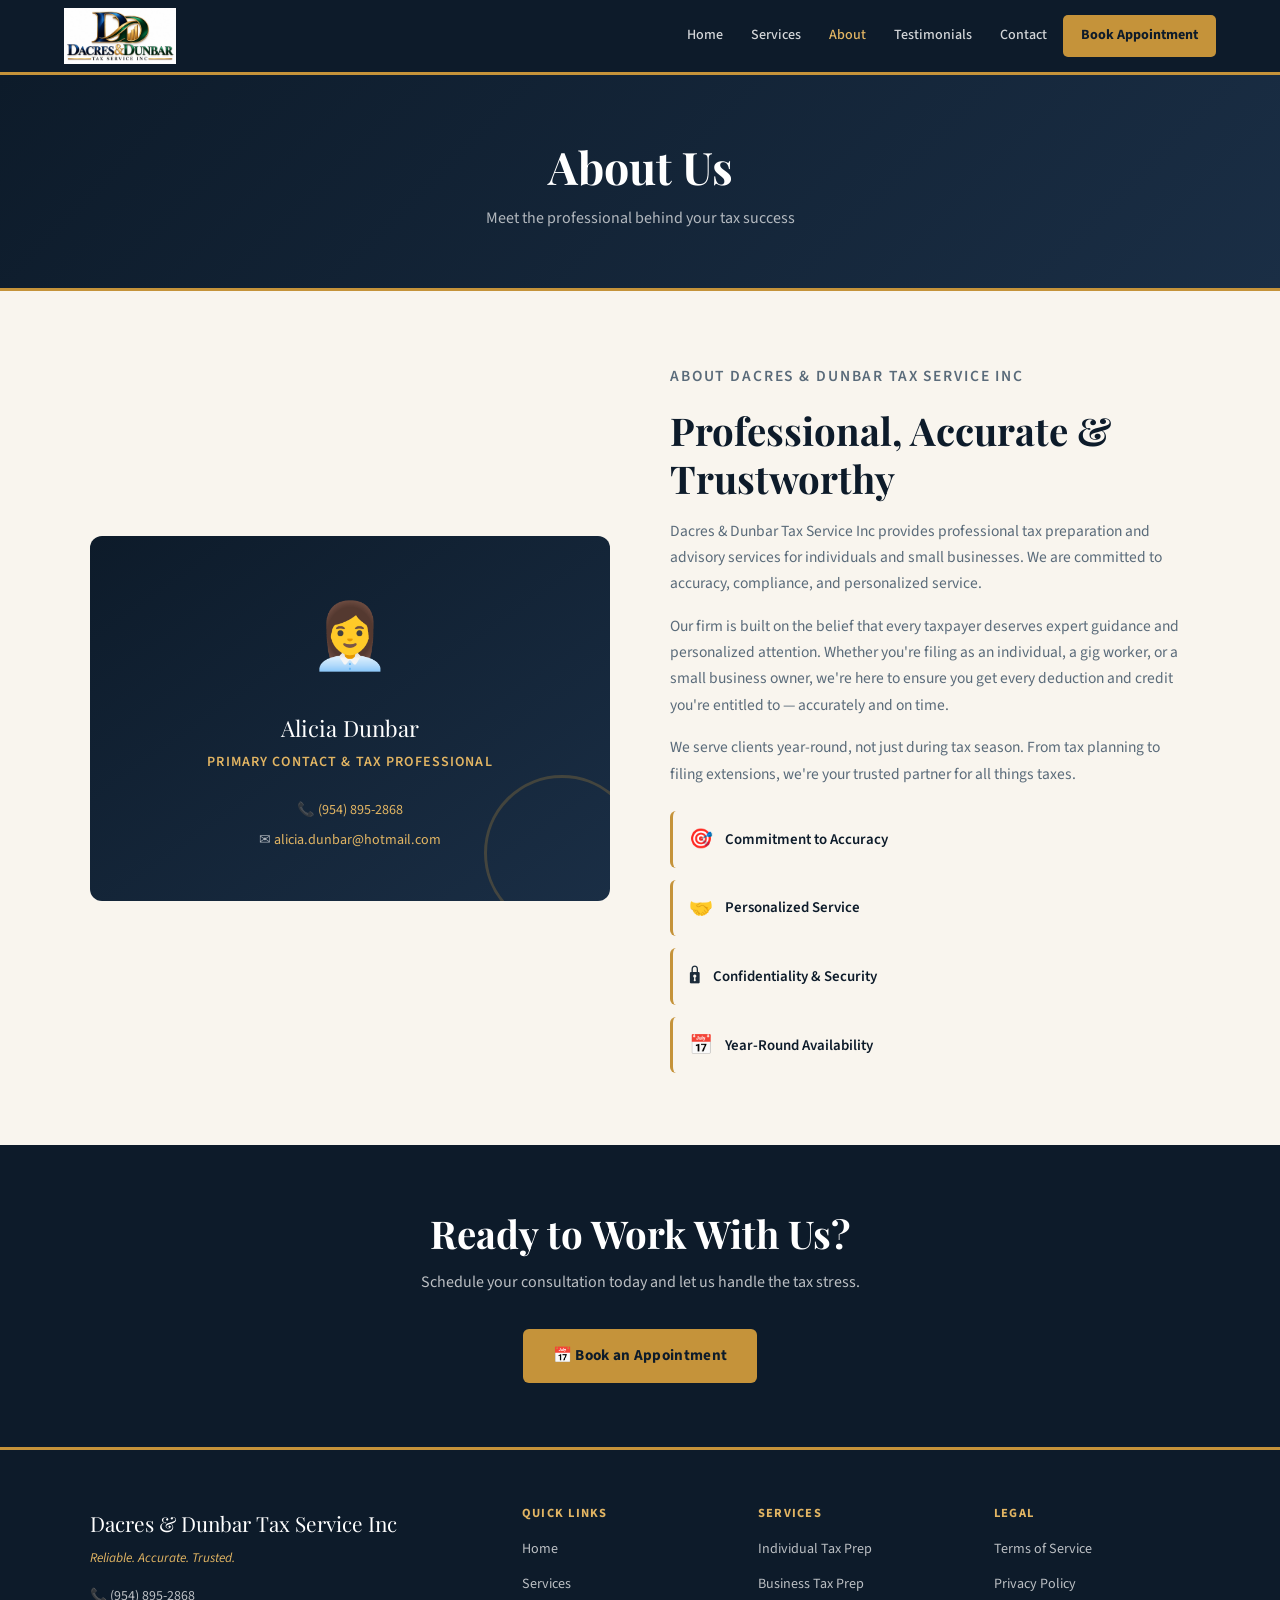
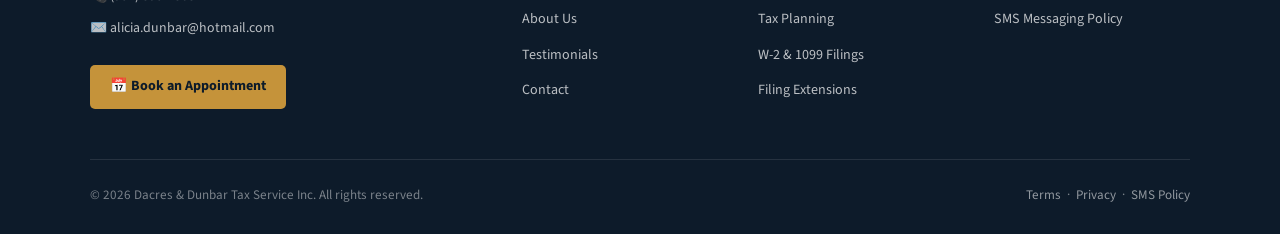
<file: about.html>
<!DOCTYPE html>
<html lang="en">
<head>
<meta charset="UTF-8">
<meta name="viewport" content="width=device-width, initial-scale=1.0">
<title>About | Dacres &amp; Dunbar Tax Service Inc</title>
<meta name="description" content="Learn about Dacres &amp; Dunbar Tax Service Inc and Alicia Dunbar, your trusted tax professional.">
<link rel="icon" type="image/x-icon" href="favicon.ico">
<link rel="icon" type="image/png" sizes="32x32" href="favicon-32.png">
<link rel="apple-touch-icon" sizes="180x180" href="favicon-180.png">
<link rel="stylesheet" href="style.css">
</head>
<body data-page="about">
<div id="header-slot"></div>

<div class="page-hero">
  <h1>About Us</h1>
  <p>Meet the professional behind your tax success</p>
</div>

<section>
  <div class="section-inner">
    <div class="about-layout">
      <div class="about-img-block">
        <div class="about-avatar">&#128105;&#8205;&#128188;</div>
        <div class="about-name">Alicia Dunbar</div>
        <div class="about-title">Primary Contact &amp; Tax Professional</div>
        <div style="margin-top:24px;font-size:0.88rem;color:rgba(255,255,255,0.65);">
          <div style="margin-bottom:6px;">&#128222; <a href="tel:9548952868" style="color:#E2B563;text-decoration:none;">(954) 895-2868</a></div>
          <div>&#9993; <a href="mailto:alicia.dunbar&#64;hotmail.com" style="color:#E2B563;text-decoration:none;">alicia.dunbar&#64;hotmail.com</a></div>
        </div>
      </div>
      <div class="about-text">
        <p class="section-label">About Dacres &amp; Dunbar Tax Service Inc</p>
        <h2 class="section-title">Professional, Accurate &amp; Trustworthy</h2>
        <p>Dacres &amp; Dunbar Tax Service Inc provides professional tax preparation and advisory services for individuals and small businesses. We are committed to accuracy, compliance, and personalized service.</p>
        <p>Our firm is built on the belief that every taxpayer deserves expert guidance and personalized attention. Whether you're filing as an individual, a gig worker, or a small business owner, we're here to ensure you get every deduction and credit you're entitled to — accurately and on time.</p>
        <p>We serve clients year-round, not just during tax season. From tax planning to filing extensions, we're your trusted partner for all things taxes.</p>
        <div class="values-list">
          <div class="value-item"><span class="value-icon">&#127919;</span><span class="value-text">Commitment to Accuracy</span></div>
          <div class="value-item"><span class="value-icon">&#129309;</span><span class="value-text">Personalized Service</span></div>
          <div class="value-item"><span class="value-icon">&#128274;</span><span class="value-text">Confidentiality &amp; Security</span></div>
          <div class="value-item"><span class="value-icon">&#128197;</span><span class="value-text">Year-Round Availability</span></div>
        </div>
      </div>
    </div>
  </div>
</section>

<div class="cta-band">
  <h2>Ready to Work With Us?</h2>
  <p>Schedule your consultation today and let us handle the tax stress.</p>
  <a href="https://calendly.com/ddbacctgtax/30min" target="_blank" class="btn-primary">&#128197; Book an Appointment</a>
</div>

<div id="footer-slot"></div>
<script src="shared.js"></script>
<script>initShared();</script>
</body>
</html>
</file>
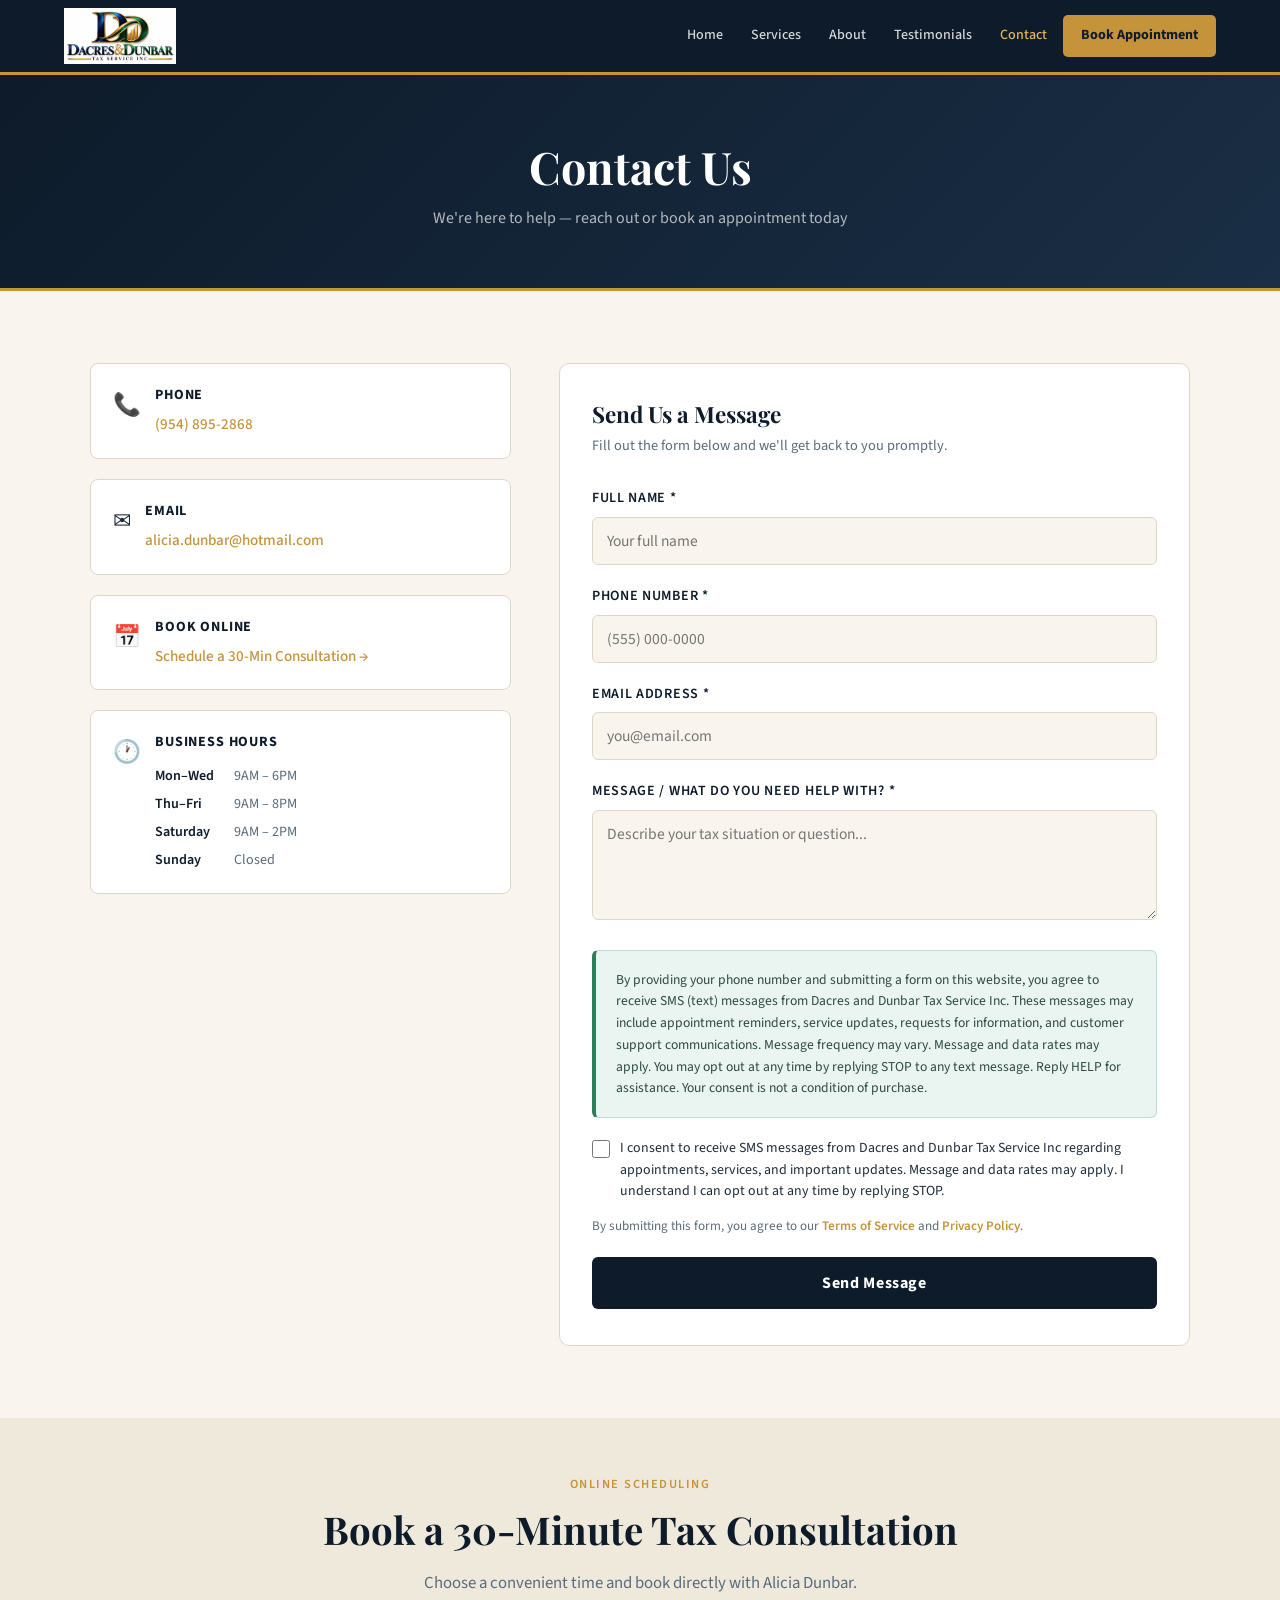
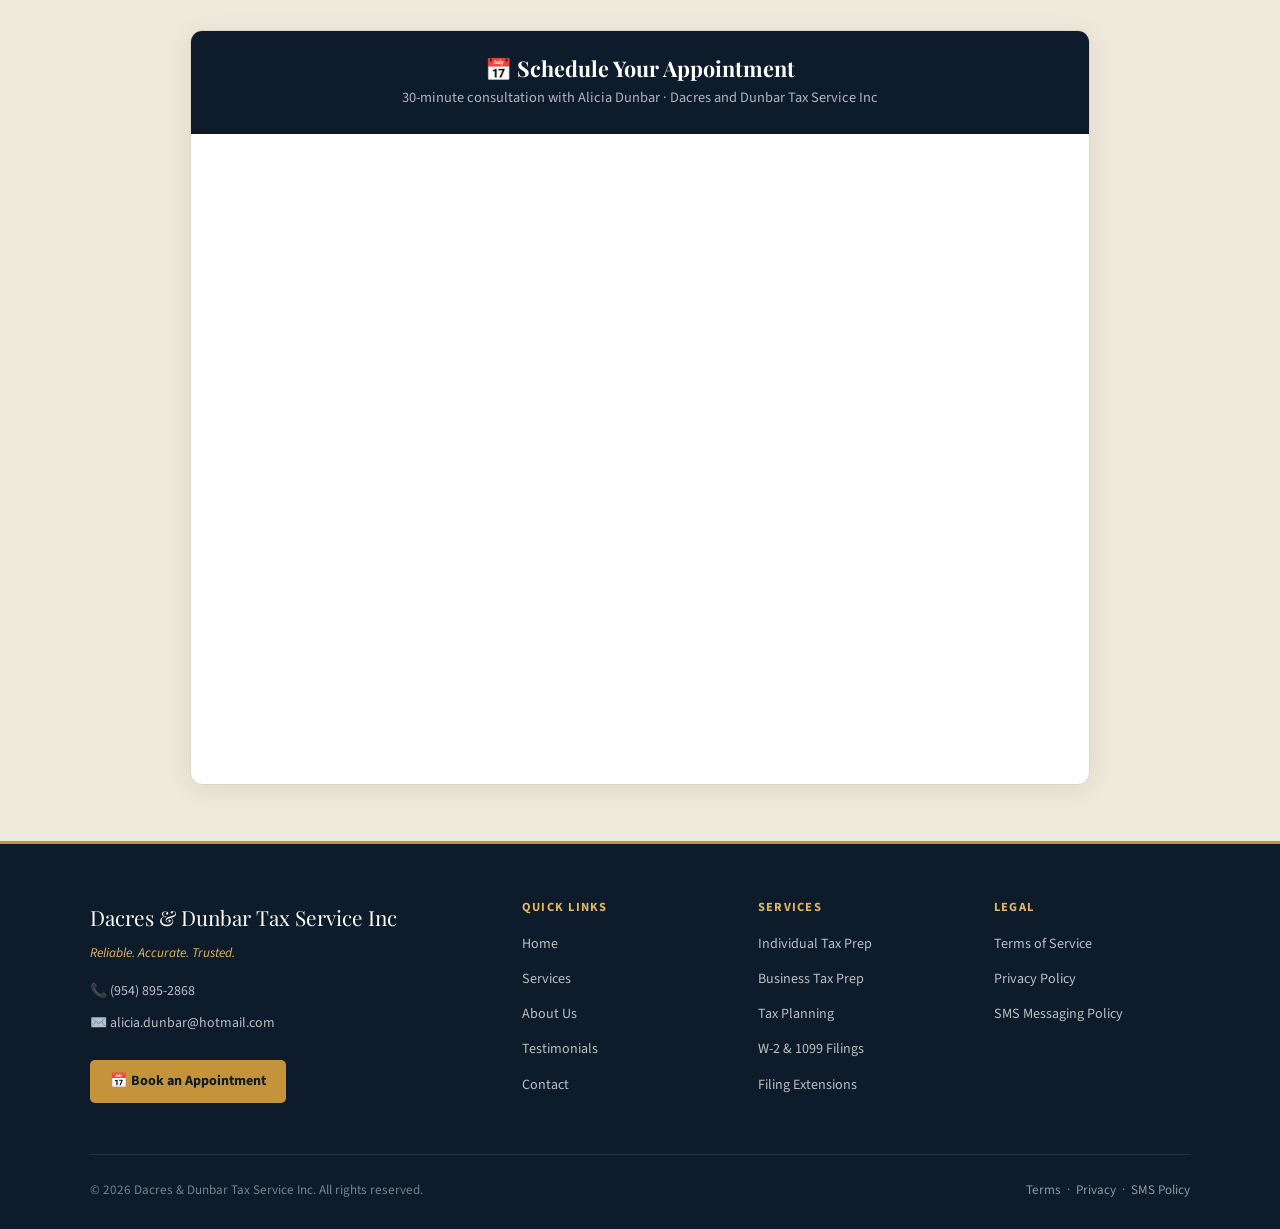
<file: contact.html>
<!DOCTYPE html>
<html lang="en">
<head>
<meta charset="UTF-8">
<meta name="viewport" content="width=device-width, initial-scale=1.0">
<title>Contact | Dacres and Dunbar Tax Service Inc</title>
<meta name="description" content="Contact Dacres and Dunbar Tax Service Inc or book an appointment online.">
<link rel="icon" type="image/x-icon" href="favicon.ico">
<link rel="icon" type="image/png" sizes="32x32" href="favicon-32.png">
<link rel="apple-touch-icon" sizes="180x180" href="favicon-180.png">
<link rel="stylesheet" href="style.css">
</head>
<body data-page="contact">
<div id="header-slot"></div>

<div class="page-hero">
  <h1>Contact Us</h1>
  <p>We're here to help — reach out or book an appointment today</p>
</div>

<section>
  <div class="section-inner">
    <div class="contact-layout">

      <!-- Info -->
      <div class="contact-info">
        <div class="contact-block">
          <div class="contact-block-icon">&#128222;</div>
          <div>
            <div class="contact-block-label">Phone</div>
            <div class="contact-block-value"><a href="tel:9548952868">(954) 895-2868</a></div>
          </div>
        </div>
        <div class="contact-block">
          <div class="contact-block-icon">&#9993;</div>
          <div>
            <div class="contact-block-label">Email</div>
            <div class="contact-block-value" id="email-display">alicia.dunbar [at] hotmail.com</div>
          </div>
        </div>
        <div class="contact-block">
          <div class="contact-block-icon">&#128197;</div>
          <div>
            <div class="contact-block-label">Book Online</div>
            <div class="contact-block-value">
              <a href="https://calendly.com/ddbacctgtax/30min" target="_blank">Schedule a 30-Min Consultation &rarr;</a>
            </div>
          </div>
        </div>
        <div class="contact-block">
          <div class="contact-block-icon">&#128336;</div>
          <div>
            <div class="contact-block-label">Business Hours</div>
            <div class="hours-grid" style="margin-top:10px;">
              <span class="hours-day">Mon&ndash;Wed</span><span>9AM &ndash; 6PM</span>
              <span class="hours-day">Thu&ndash;Fri</span><span>9AM &ndash; 8PM</span>
              <span class="hours-day">Saturday</span><span>9AM &ndash; 2PM</span>
              <span class="hours-day">Sunday</span><span>Closed</span>
            </div>
          </div>
        </div>
      </div>

      <!-- Form -->
      <div class="form-card">
        <h3>Send Us a Message</h3>
        <p class="form-subtitle">Fill out the form below and we'll get back to you promptly.</p>

        <form id="contactForm">
          <div class="form-group">
            <label for="fullName">Full Name *</label>
            <input type="text" id="fullName" name="fullName" required placeholder="Your full name">
          </div>
          <div class="form-group">
            <label for="phone">Phone Number *</label>
            <input type="tel" id="phone" name="phone" required placeholder="(555) 000-0000">
          </div>
          <div class="form-group">
            <label for="emailField">Email Address *</label>
            <input type="email" id="emailField" name="email" required placeholder="you@email.com">
          </div>
          <div class="form-group">
            <label for="message">Message / What do you need help with? *</label>
            <textarea id="message" name="message" required placeholder="Describe your tax situation or question..."></textarea>
          </div>

          <div class="sms-consent-box">
            <p>By providing your phone number and submitting a form on this website, you agree to receive SMS (text) messages from Dacres and Dunbar Tax Service Inc. These messages may include appointment reminders, service updates, requests for information, and customer support communications. Message frequency may vary. Message and data rates may apply. You may opt out at any time by replying STOP to any text message. Reply HELP for assistance. Your consent is not a condition of purchase.</p>
          </div>

          <div class="checkbox-row">
            <input type="checkbox" id="smsConsent" name="smsConsent" required>
            <label for="smsConsent">I consent to receive SMS messages from Dacres and Dunbar Tax Service Inc regarding appointments, services, and important updates. Message and data rates may apply. I understand I can opt out at any time by replying STOP.</label>
          </div>

          <p class="form-legal">By submitting this form, you agree to our <a href="terms.html">Terms of Service</a> and <a href="privacy.html">Privacy Policy</a>.</p>

          <button type="button" onclick="handleSubmit()" class="btn-submit">Send Message</button>
        </form>
        <div class="form-success" id="formSuccess">
          &#10003; Thank you! Your message has been received. We will be in touch within one business day.
        </div>
      </div>
    </div>
  </div>
</section>

<!-- Calendly -->
<div class="calendly-section">
  <div class="section-inner text-center" style="margin-bottom:32px;">
    <p class="section-label">Online Scheduling</p>
    <h2 class="section-title">Book a 30-Minute Tax Consultation</h2>
    <p class="section-subtitle" style="margin:0 auto;">Choose a convenient time and book directly with Alicia Dunbar.</p>
  </div>
  <div class="calendly-wrapper">
    <div class="calendly-header">
      <h3>&#128197; Schedule Your Appointment</h3>
      <p>30-minute consultation with Alicia Dunbar &middot; Dacres and Dunbar Tax Service Inc</p>
    </div>
    <div class="calendly-iframe-wrap">
      <iframe src="https://calendly.com/ddbacctgtax/30min?embed_type=Inline" title="Schedule a tax consultation" loading="lazy" style="width:100%;min-height:650px;border:none;display:block;"></iframe>
    </div>
  </div>
</div>

<div id="footer-slot"></div>
<script src="shared.js"></script>
<script>
  initShared();

  // Build email addresses in JS so Cloudflare cannot touch them
  var e1 = 'alicia.dunbar';
  var e2 = 'hotmail.com';
  var e3 = 'Ddbacctgtax';
  var e4 = 'gmail.com';
  var at = String.fromCharCode(64);

  // Show clickable email in contact block
  var emailDisplay = document.getElementById('email-display');
  if (emailDisplay) {
    emailDisplay.innerHTML = '<a href="mailto:' + e1 + at + e2 + '" style="color:var(--gold);text-decoration:none;font-weight:500;">' + e1 + at + e2 + '</a>';
  }

  function handleSubmit() {
    var consent = document.getElementById('smsConsent');
    var name = document.getElementById('fullName').value.trim();
    var phone = document.getElementById('phone').value.trim();
    var email = document.getElementById('emailField').value.trim();
    var msg = document.getElementById('message').value.trim();

    if (!name || !phone || !email || !msg) {
      alert('Please fill in all required fields.');
      return;
    }
    if (!consent.checked) {
      alert('Please check the SMS consent box to submit.');
      return;
    }

    var subject = encodeURIComponent('New Contact Form Submission - Dacres and Dunbar Tax Service Inc');
    var body = encodeURIComponent(
      'New inquiry from website:\n\n' +
      'Name: ' + name + '\n' +
      'Phone: ' + phone + '\n' +
      'Email: ' + email + '\n\n' +
      'Message:\n' + msg + '\n\n' +
      '---\nSMS Consent: Yes'
    );

    window.location.href = 'mailto:' + e3 + at + e4 + '?subject=' + subject + '&body=' + body;
    document.getElementById('contactForm').style.display = 'none';
    document.getElementById('formSuccess').style.display = 'block';
  }
</script>
</body>
</html>
</file>
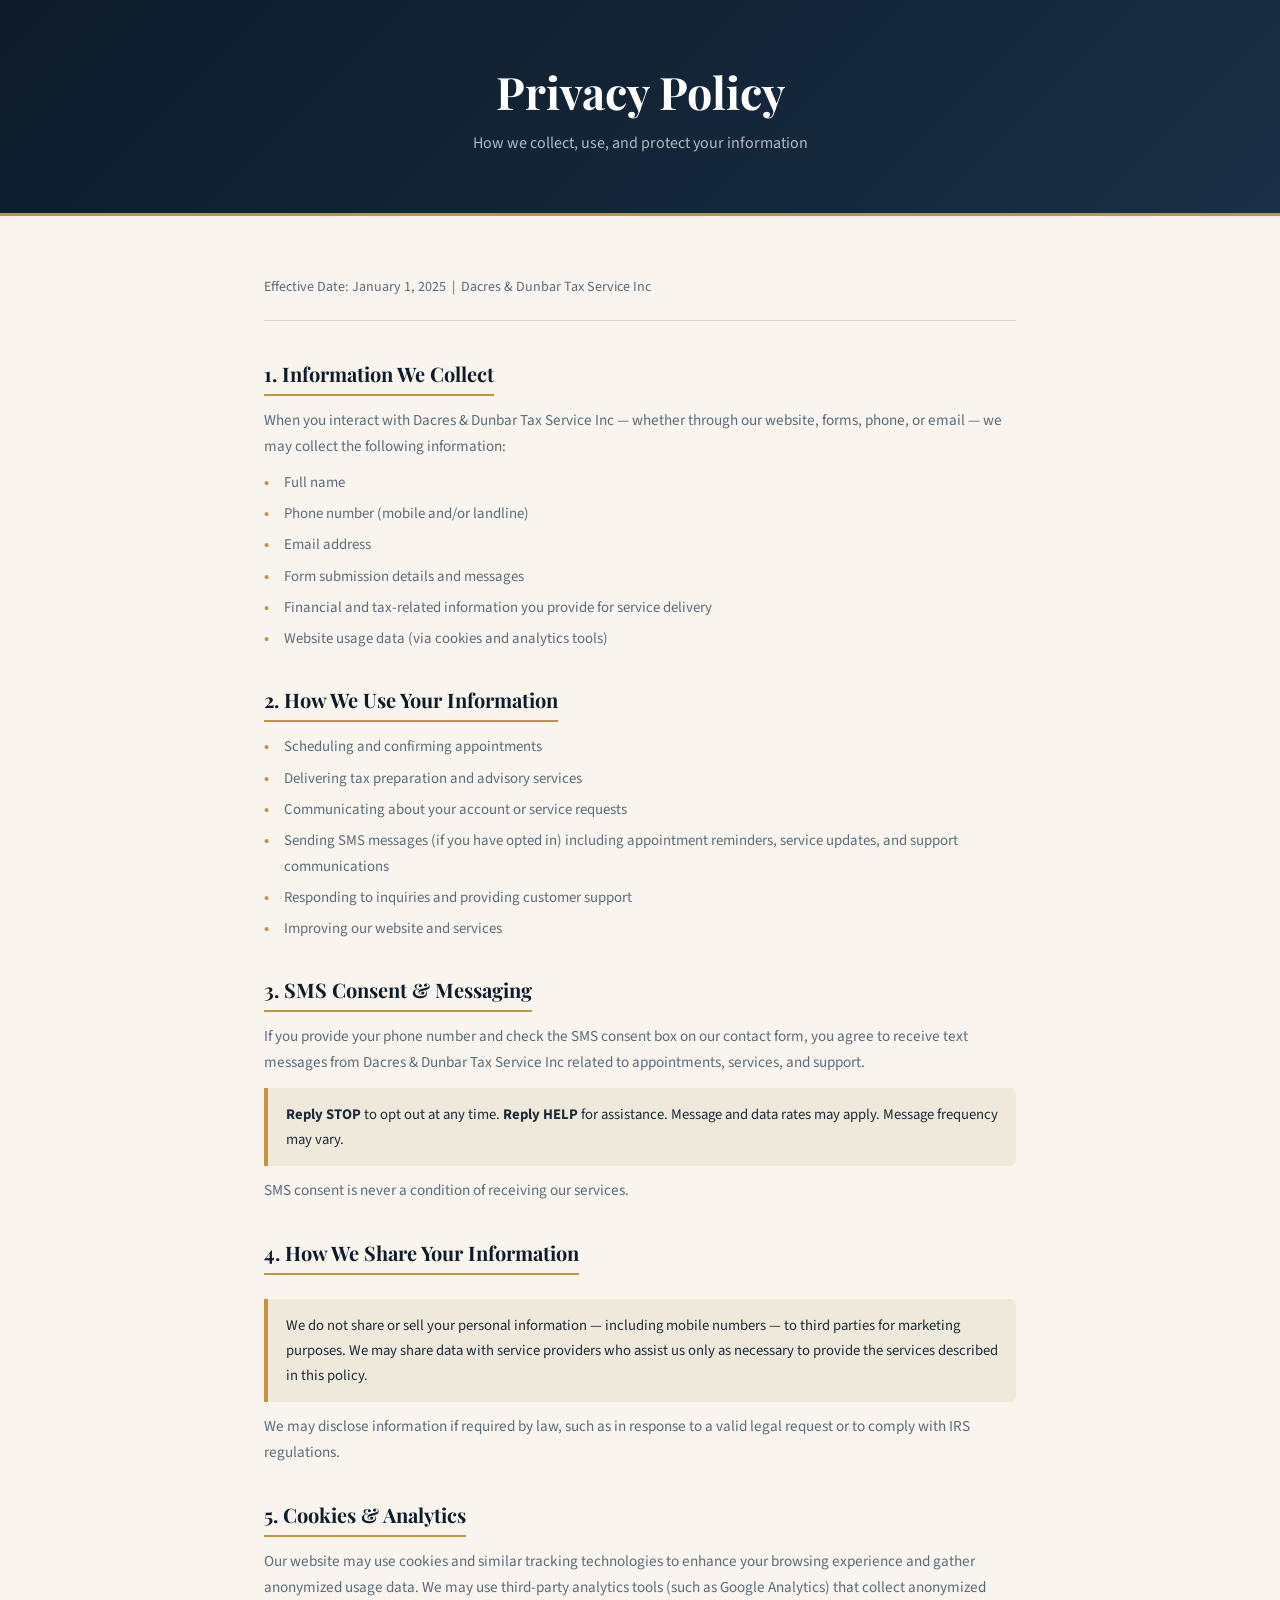
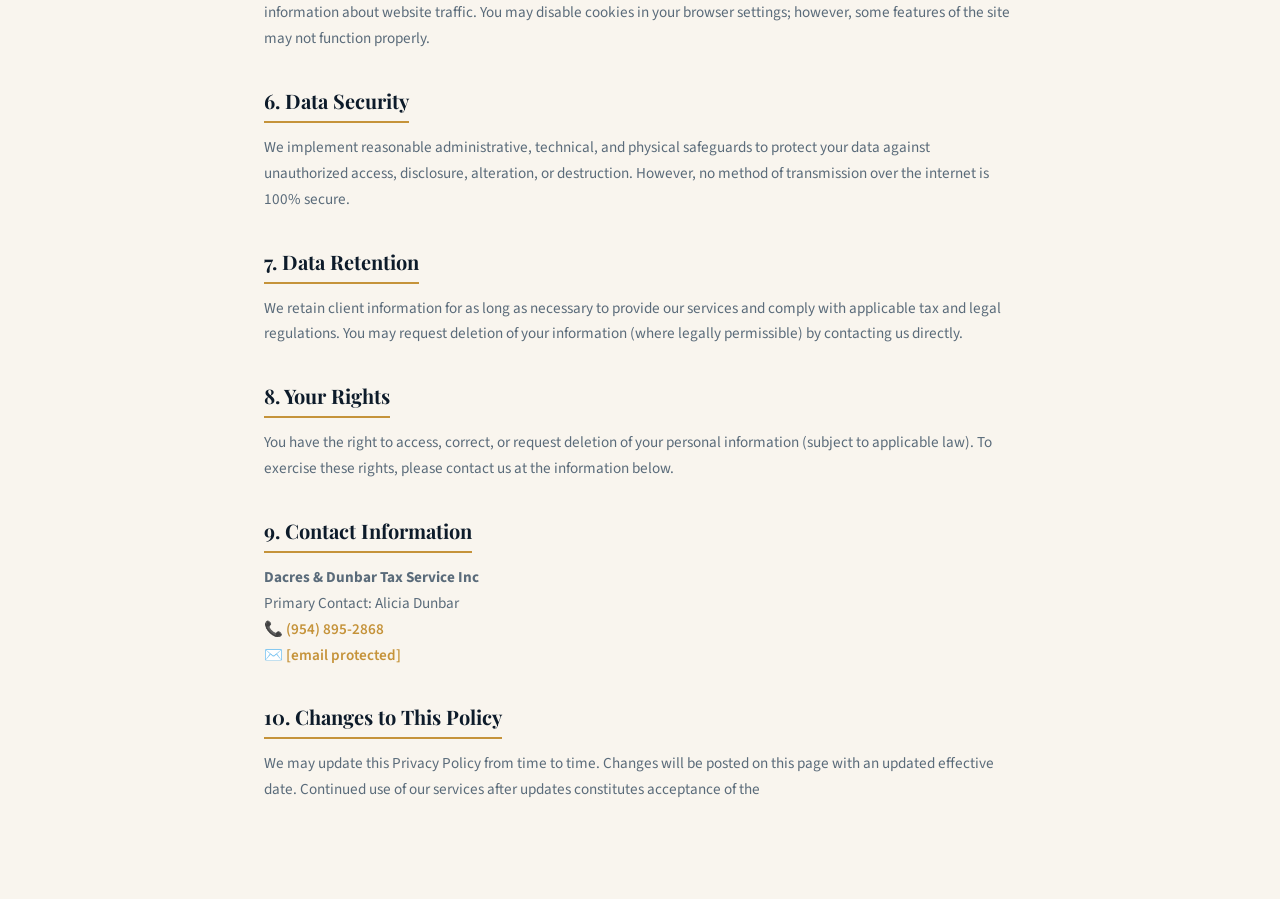
<file: privacy.html>
<!DOCTYPE html>
<html lang="en">
<head>
<meta charset="UTF-8">
<meta name="viewport" content="width=device-width, initial-scale=1.0">
<title>Privacy Policy | Dacres & Dunbar Tax Service</title>
<link rel="icon" type="image/x-icon" href="favicon.ico">
<link rel="icon" type="image/png" sizes="32x32" href="favicon-32.png">
<link rel="apple-touch-icon" sizes="180x180" href="favicon-180.png">
<link rel="stylesheet" href="style.css">
</head>
<body data-page="privacy">
<div id="header-slot"></div>

<div class="page-hero">
  <h1>Privacy Policy</h1>
  <p>How we collect, use, and protect your information</p>
</div>

<div class="policy-page">
  <p class="policy-date">Effective Date: January 1, 2025 &nbsp;|&nbsp; Dacres &amp; Dunbar Tax Service Inc</p>

  <div class="policy-section">
    <h2>1. Information We Collect</h2>
    <p>When you interact with Dacres &amp; Dunbar Tax Service Inc — whether through our website, forms, phone, or email — we may collect the following information:</p>
    <ul>
      <li>Full name</li>
      <li>Phone number (mobile and/or landline)</li>
      <li>Email address</li>
      <li>Form submission details and messages</li>
      <li>Financial and tax-related information you provide for service delivery</li>
      <li>Website usage data (via cookies and analytics tools)</li>
    </ul>
  </div>

  <div class="policy-section">
    <h2>2. How We Use Your Information</h2>
    <ul>
      <li>Scheduling and confirming appointments</li>
      <li>Delivering tax preparation and advisory services</li>
      <li>Communicating about your account or service requests</li>
      <li>Sending SMS messages (if you have opted in) including appointment reminders, service updates, and support communications</li>
      <li>Responding to inquiries and providing customer support</li>
      <li>Improving our website and services</li>
    </ul>
  </div>

  <div class="policy-section">
    <h2>3. SMS Consent &amp; Messaging</h2>
    <p>If you provide your phone number and check the SMS consent box on our contact form, you agree to receive text messages from Dacres &amp; Dunbar Tax Service Inc related to appointments, services, and support.</p>
    <div class="policy-highlight"><strong>Reply STOP</strong> to opt out at any time. <strong>Reply HELP</strong> for assistance. Message and data rates may apply. Message frequency may vary.</div>
    <p>SMS consent is never a condition of receiving our services.</p>
  </div>

  <div class="policy-section">
    <h2>4. How We Share Your Information</h2>
    <div class="policy-highlight">We do not share or sell your personal information — including mobile numbers — to third parties for marketing purposes. We may share data with service providers who assist us only as necessary to provide the services described in this policy.</div>
    <p>We may disclose information if required by law, such as in response to a valid legal request or to comply with IRS regulations.</p>
  </div>

  <div class="policy-section">
    <h2>5. Cookies &amp; Analytics</h2>
    <p>Our website may use cookies and similar tracking technologies to enhance your browsing experience and gather anonymized usage data. We may use third-party analytics tools (such as Google Analytics) that collect anonymized information about website traffic. You may disable cookies in your browser settings; however, some features of the site may not function properly.</p>
  </div>

  <div class="policy-section">
    <h2>6. Data Security</h2>
    <p>We implement reasonable administrative, technical, and physical safeguards to protect your data against unauthorized access, disclosure, alteration, or destruction. However, no method of transmission over the internet is 100% secure.</p>
  </div>

  <div class="policy-section">
    <h2>7. Data Retention</h2>
    <p>We retain client information for as long as necessary to provide our services and comply with applicable tax and legal regulations. You may request deletion of your information (where legally permissible) by contacting us directly.</p>
  </div>

  <div class="policy-section">
    <h2>8. Your Rights</h2>
    <p>You have the right to access, correct, or request deletion of your personal information (subject to applicable law). To exercise these rights, please contact us at the information below.</p>
  </div>

  <div class="policy-section">
    <h2>9. Contact Information</h2>
    <p>
      <strong>Dacres &amp; Dunbar Tax Service Inc</strong><br>
      Primary Contact: Alicia Dunbar<br>
      📞 <a href="tel:9548952868">(954) 895-2868</a><br>
      ✉️ <a href="/cdn-cgi/l/email-protection#10717c797379713e74657e72716250787f647d71797c3e737f7d"><span class="__cf_email__" data-cfemail="f3929f9a909a92dd97869d919281b39b9c879e929a9fdd909c9e">[email&#160;protected]</span></a>
    </p>
  </div>

  <div class="policy-section">
    <h2>10. Changes to This Policy</h2>
    <p>We may update this Privacy Policy from time to time. Changes will be posted on this page with an updated effective date. Continued use of our services after updates constitutes acceptance of the
</file>
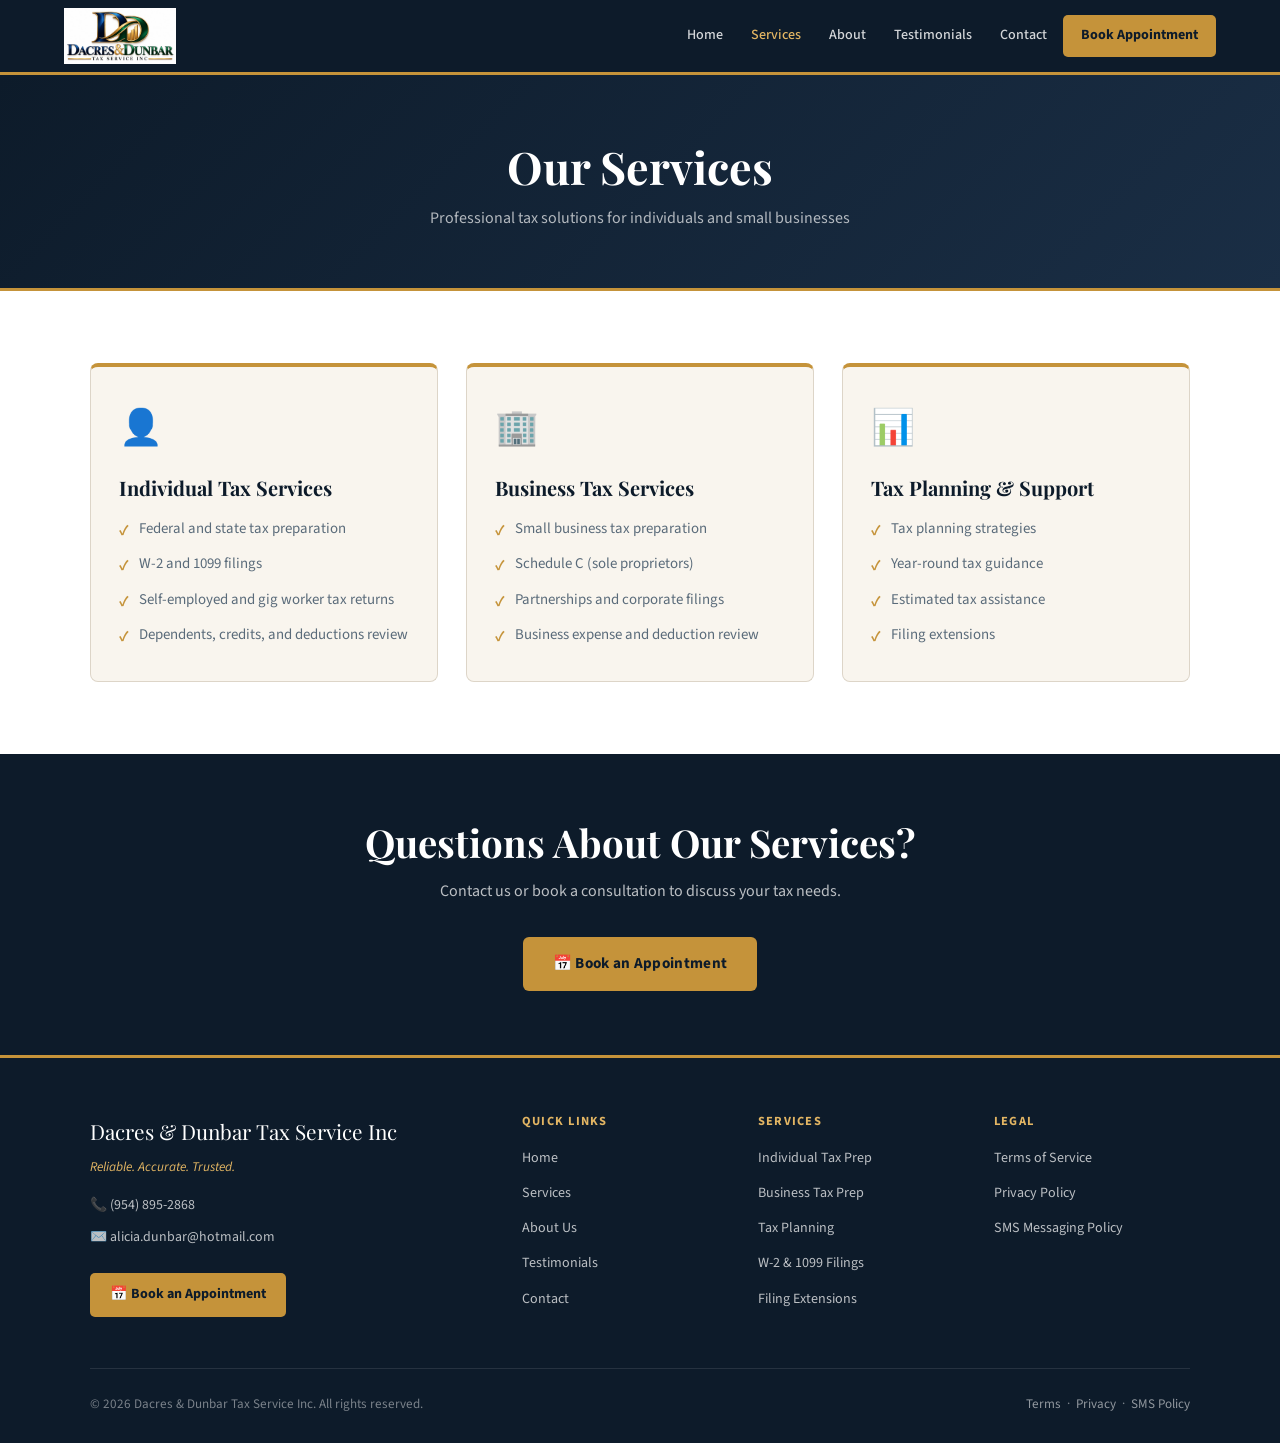
<file: services.html>
<!DOCTYPE html>
<html lang="en">
<head>
<meta charset="UTF-8">
<meta name="viewport" content="width=device-width, initial-scale=1.0">
<title>Services | Dacres & Dunbar Tax Service</title>
<meta name="description" content="Professional tax services for individuals and small businesses — federal, state, business, planning and more.">
<link rel="icon" type="image/x-icon" href="favicon.ico">
<link rel="icon" type="image/png" sizes="32x32" href="favicon-32.png">
<link rel="apple-touch-icon" sizes="180x180" href="favicon-180.png">
<link rel="stylesheet" href="style.css">
</head>
<body data-page="services">
<div id="header-slot"></div>

<div class="page-hero">
  <h1>Our Services</h1>
  <p>Professional tax solutions for individuals and small businesses</p>
</div>

<section class="services-bg">
  <div class="section-inner">
    <div class="services-grid">
      <div class="service-card">
        <div class="service-icon">👤</div>
        <h3>Individual Tax Services</h3>
        <ul class="service-list">
          <li>Federal and state tax preparation</li>
          <li>W-2 and 1099 filings</li>
          <li>Self-employed and gig worker tax returns</li>
          <li>Dependents, credits, and deductions review</li>
        </ul>
      </div>
      <div class="service-card">
        <div class="service-icon">🏢</div>
        <h3>Business Tax Services</h3>
        <ul class="service-list">
          <li>Small business tax preparation</li>
          <li>Schedule C (sole proprietors)</li>
          <li>Partnerships and corporate filings</li>
          <li>Business expense and deduction review</li>
        </ul>
      </div>
      <div class="service-card">
        <div class="service-icon">📊</div>
        <h3>Tax Planning &amp; Support</h3>
        <ul class="service-list">
          <li>Tax planning strategies</li>
          <li>Year-round tax guidance</li>
          <li>Estimated tax assistance</li>
          <li>Filing extensions</li>
        </ul>
      </div>
    </div>
  </div>
</section>

<div class="cta-band">
  <h2>Questions About Our Services?</h2>
  <p>Contact us or book a consultation to discuss your tax needs.</p>
  <a href="https://calendly.com/ddbacctgtax/30min" target="_blank" class="btn-primary">📅 Book an Appointment</a>
</div>

<div id="footer-slot"></div>
<script src="shared.js"></script>
<script>initShared();</script>
</body>
</html>
</file>
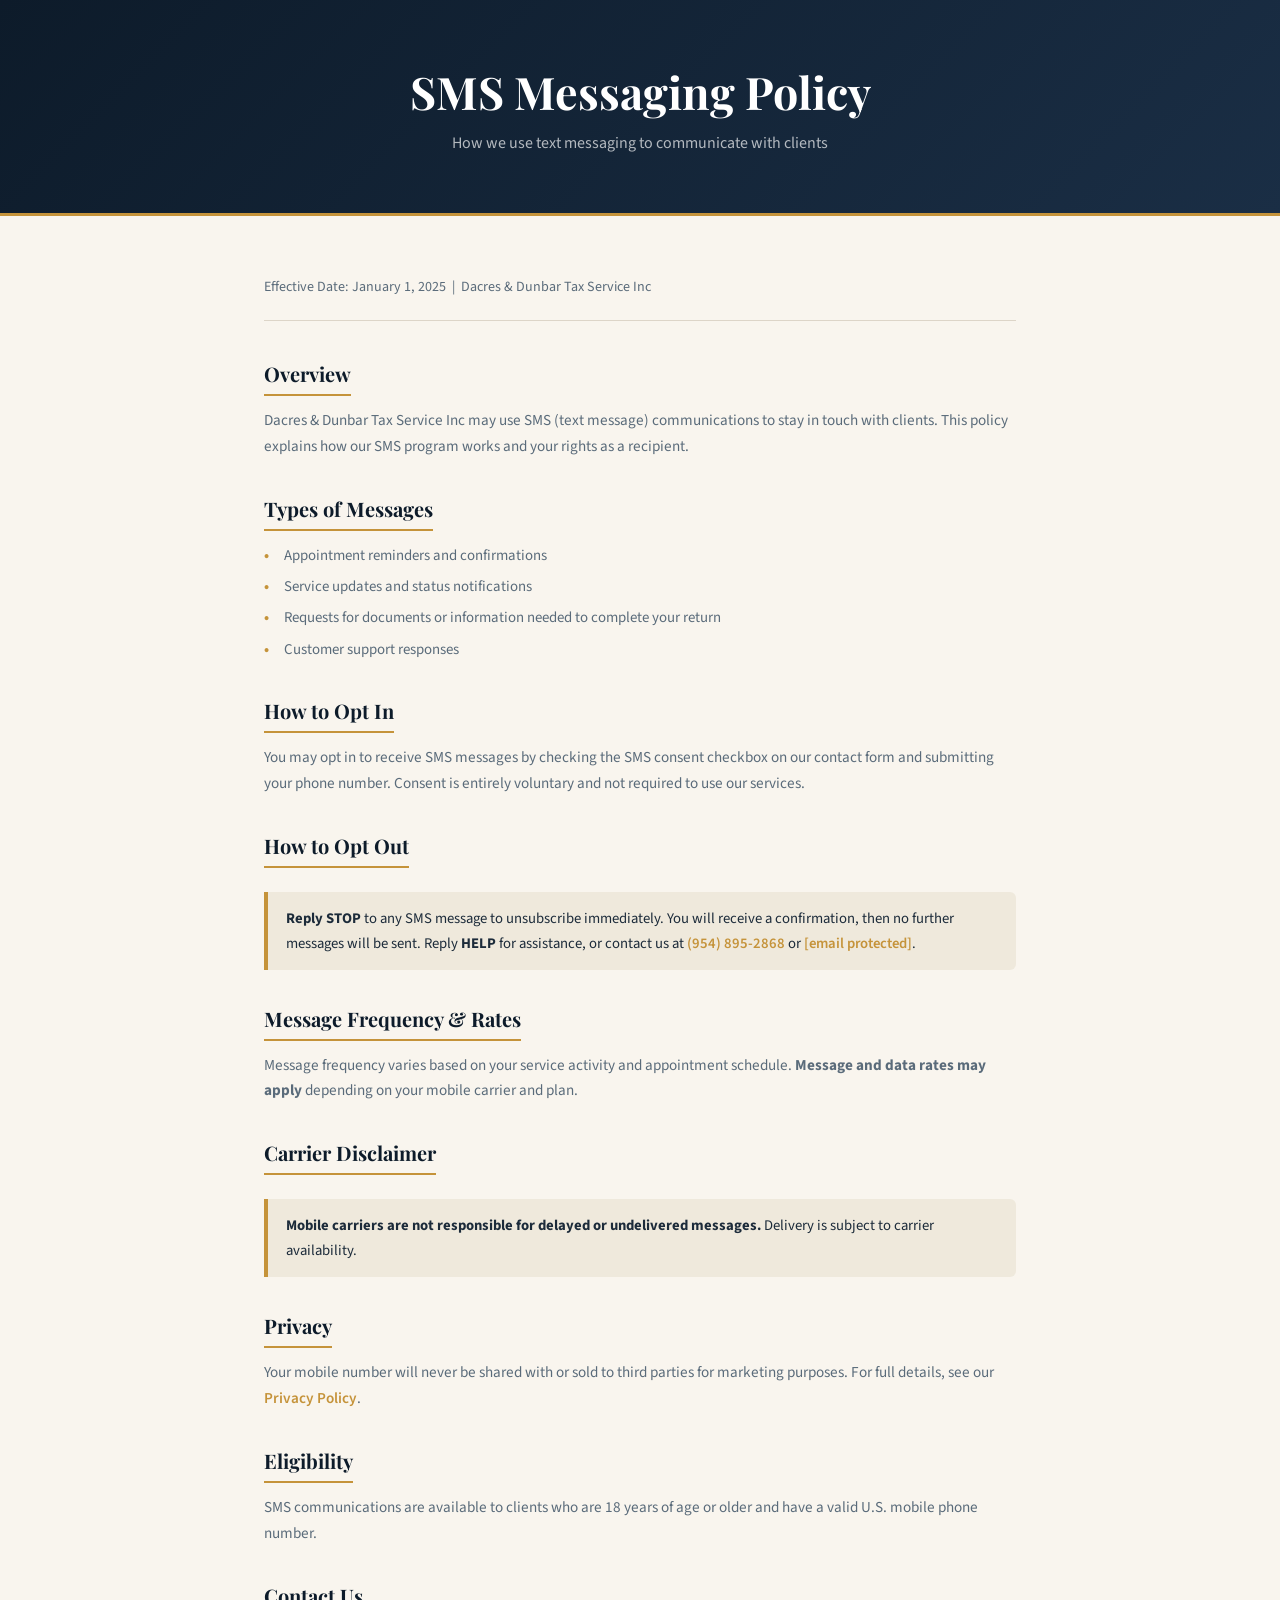
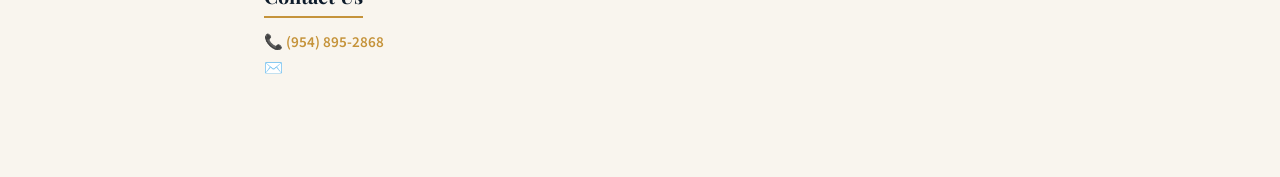
<file: sms-policy.html>
<!DOCTYPE html>
<html lang="en">
<head>
<meta charset="UTF-8">
<meta name="viewport" content="width=device-width, initial-scale=1.0">
<title>SMS Messaging Policy | Dacres & Dunbar Tax Service</title>
<link rel="icon" type="image/x-icon" href="favicon.ico">
<link rel="icon" type="image/png" sizes="32x32" href="favicon-32.png">
<link rel="apple-touch-icon" sizes="180x180" href="favicon-180.png">
<link rel="stylesheet" href="style.css">
</head>
<body data-page="sms">
<div id="header-slot"></div>

<div class="page-hero">
  <h1>SMS Messaging Policy</h1>
  <p>How we use text messaging to communicate with clients</p>
</div>

<div class="policy-page">
  <p class="policy-date">Effective Date: January 1, 2025 &nbsp;|&nbsp; Dacres &amp; Dunbar Tax Service Inc</p>

  <div class="policy-section">
    <h2>Overview</h2>
    <p>Dacres &amp; Dunbar Tax Service Inc may use SMS (text message) communications to stay in touch with clients. This policy explains how our SMS program works and your rights as a recipient.</p>
  </div>

  <div class="policy-section">
    <h2>Types of Messages</h2>
    <ul>
      <li>Appointment reminders and confirmations</li>
      <li>Service updates and status notifications</li>
      <li>Requests for documents or information needed to complete your return</li>
      <li>Customer support responses</li>
    </ul>
  </div>

  <div class="policy-section">
    <h2>How to Opt In</h2>
    <p>You may opt in to receive SMS messages by checking the SMS consent checkbox on our contact form and submitting your phone number. Consent is entirely voluntary and not required to use our services.</p>
  </div>

  <div class="policy-section">
    <h2>How to Opt Out</h2>
    <div class="policy-highlight">
      <strong>Reply STOP</strong> to any SMS message to unsubscribe immediately. You will receive a confirmation, then no further messages will be sent. Reply <strong>HELP</strong> for assistance, or contact us at <a href="tel:9548952868">(954) 895-2868</a> or <a href="/cdn-cgi/l/email-protection#d0b1bcb9b3b9b1feb4a5beb2b1a290b8bfa4bdb1b9bcfeb3bfbd"><span class="__cf_email__" data-cfemail="8dece1e4eee4eca3e9f8e3efecffcde5e2f9e0ece4e1a3eee2e0">[email&#160;protected]</span></a>.
    </div>
  </div>

  <div class="policy-section">
    <h2>Message Frequency &amp; Rates</h2>
    <p>Message frequency varies based on your service activity and appointment schedule. <strong>Message and data rates may apply</strong> depending on your mobile carrier and plan.</p>
  </div>

  <div class="policy-section">
    <h2>Carrier Disclaimer</h2>
    <div class="policy-highlight"><strong>Mobile carriers are not responsible for delayed or undelivered messages.</strong> Delivery is subject to carrier availability.</div>
  </div>

  <div class="policy-section">
    <h2>Privacy</h2>
    <p>Your mobile number will never be shared with or sold to third parties for marketing purposes. For full details, see our <a href="privacy.html">Privacy Policy</a>.</p>
  </div>

  <div class="policy-section">
    <h2>Eligibility</h2>
    <p>SMS communications are available to clients who are 18 years of age or older and have a valid U.S. mobile phone number.</p>
  </div>

  <div class="policy-section">
    <h2>Contact Us</h2>
    <p>📞 <a href="tel:9548952868">(954) 895-2868</a><br>
    ✉️ <a href="/cdn-cgi/l/email-protection#87e6ebeee4eee6a9e3f2
</file>
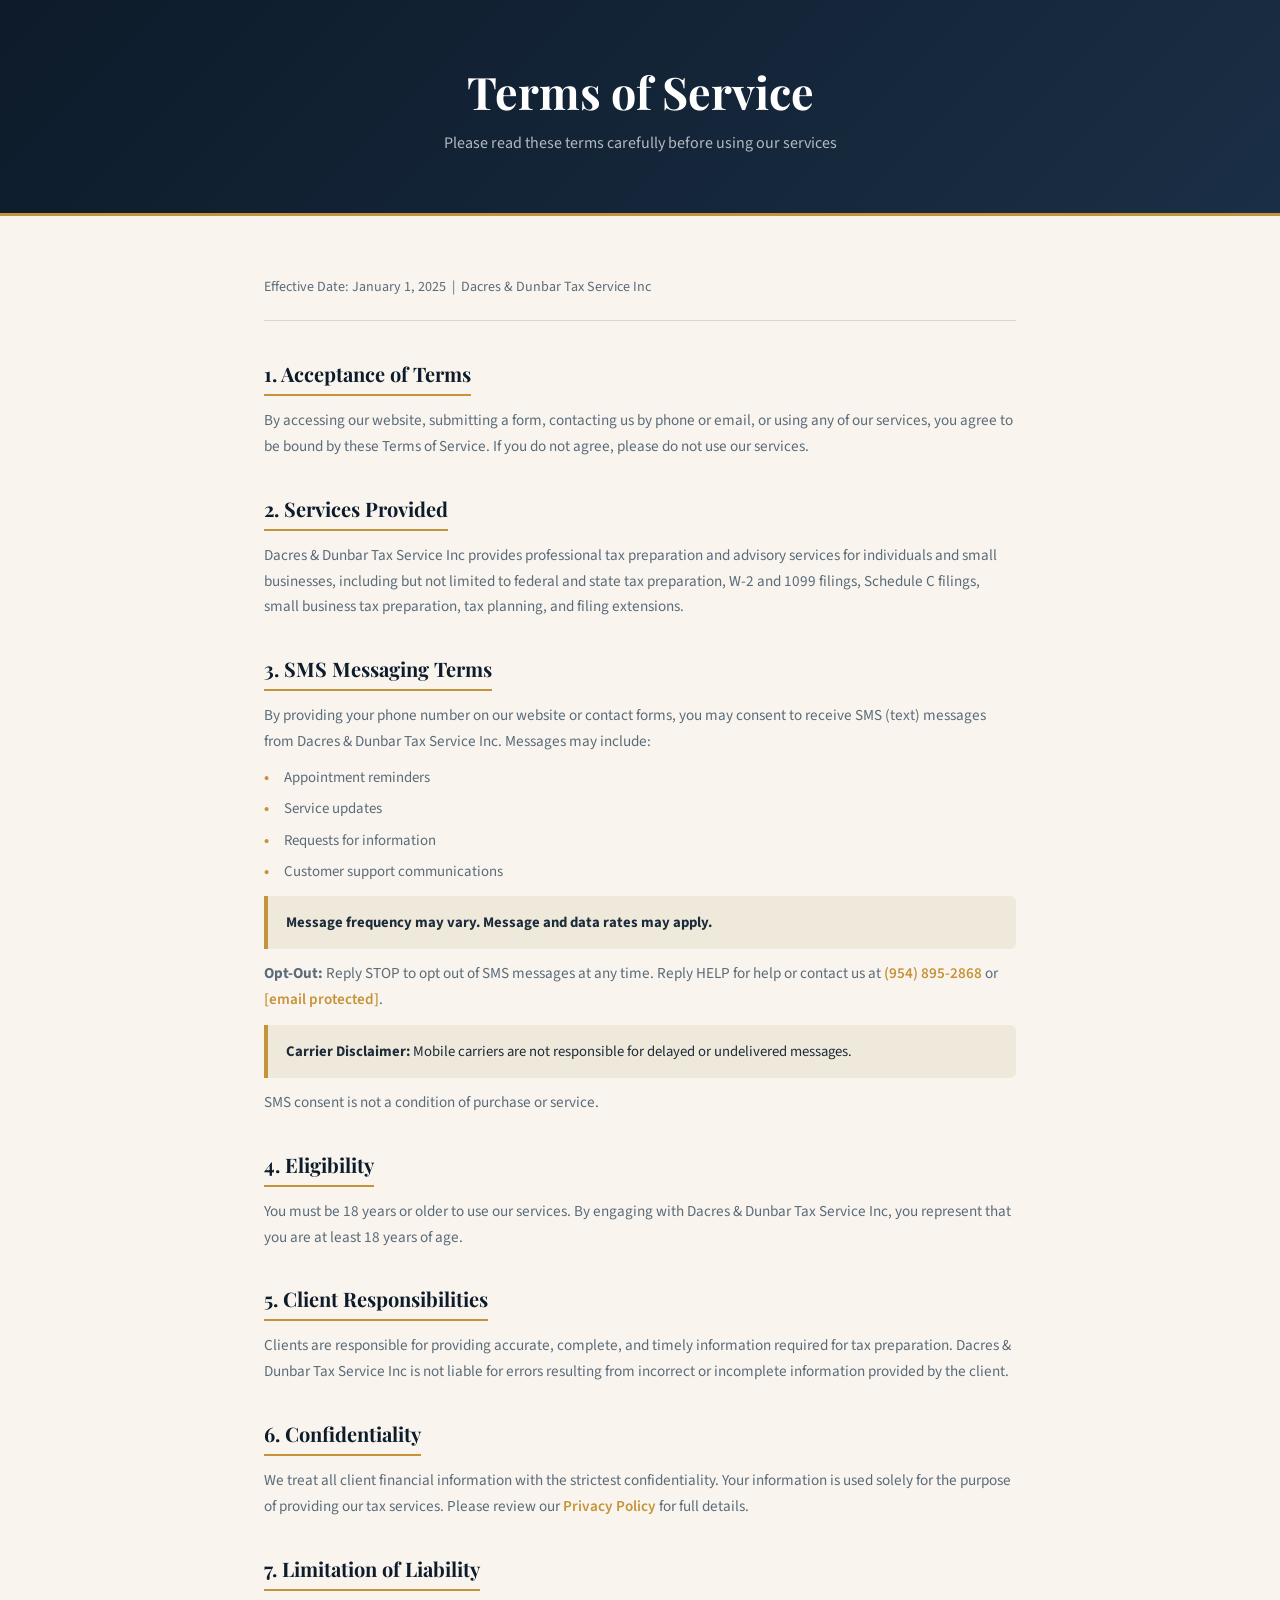
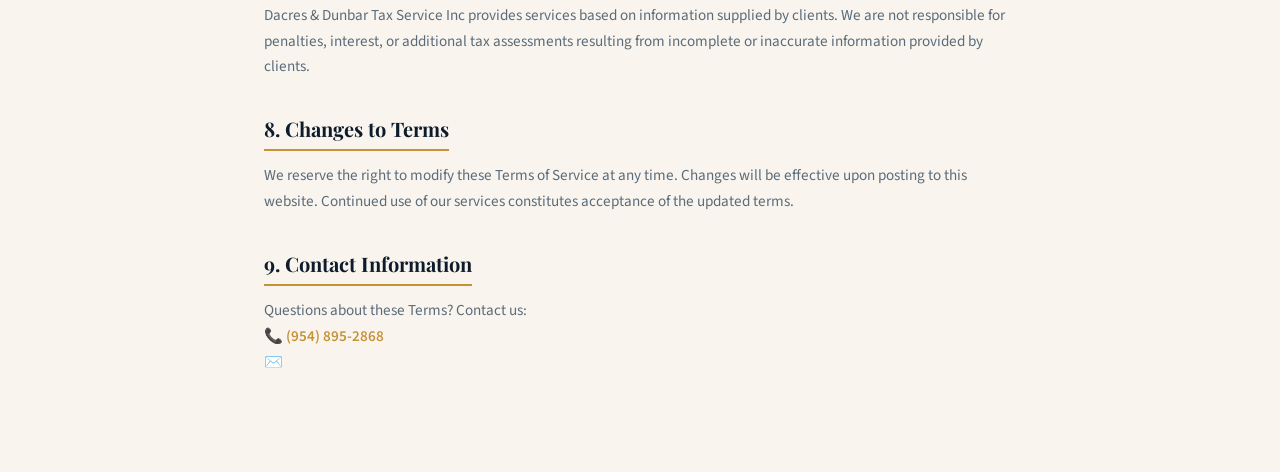
<file: terms.html>
<!DOCTYPE html>
<html lang="en">
<head>
<meta charset="UTF-8">
<meta name="viewport" content="width=device-width, initial-scale=1.0">
<title>Terms of Service | Dacres & Dunbar Tax Service</title>
<link rel="icon" type="image/x-icon" href="favicon.ico">
<link rel="icon" type="image/png" sizes="32x32" href="favicon-32.png">
<link rel="apple-touch-icon" sizes="180x180" href="favicon-180.png">
<link rel="stylesheet" href="style.css">
</head>
<body data-page="terms">
<div id="header-slot"></div>

<div class="page-hero">
  <h1>Terms of Service</h1>
  <p>Please read these terms carefully before using our services</p>
</div>

<div class="policy-page">
  <p class="policy-date">Effective Date: January 1, 2025 &nbsp;|&nbsp; Dacres &amp; Dunbar Tax Service Inc</p>

  <div class="policy-section">
    <h2>1. Acceptance of Terms</h2>
    <p>By accessing our website, submitting a form, contacting us by phone or email, or using any of our services, you agree to be bound by these Terms of Service. If you do not agree, please do not use our services.</p>
  </div>

  <div class="policy-section">
    <h2>2. Services Provided</h2>
    <p>Dacres &amp; Dunbar Tax Service Inc provides professional tax preparation and advisory services for individuals and small businesses, including but not limited to federal and state tax preparation, W-2 and 1099 filings, Schedule C filings, small business tax preparation, tax planning, and filing extensions.</p>
  </div>

  <div class="policy-section">
    <h2>3. SMS Messaging Terms</h2>
    <p>By providing your phone number on our website or contact forms, you may consent to receive SMS (text) messages from Dacres &amp; Dunbar Tax Service Inc. Messages may include:</p>
    <ul>
      <li>Appointment reminders</li>
      <li>Service updates</li>
      <li>Requests for information</li>
      <li>Customer support communications</li>
    </ul>
    <div class="policy-highlight"><strong>Message frequency may vary. Message and data rates may apply.</strong></div>
    <p><strong>Opt-Out:</strong> Reply STOP to opt out of SMS messages at any time. Reply HELP for help or contact us at <a href="tel:9548952868">(954) 895-2868</a> or <a href="/cdn-cgi/l/email-protection#b1d0ddd8d2d8d09fd5c4dfd3d0c3f1d9dec5dcd0d8dd9fd2dedc"><span class="__cf_email__" data-cfemail="3c5d50555f555d125849525e5d4e7c545348515d5550125f5351">[email&#160;protected]</span></a>.</p>
    <div class="policy-highlight"><strong>Carrier Disclaimer:</strong> Mobile carriers are not responsible for delayed or undelivered messages.</div>
    <p>SMS consent is not a condition of purchase or service.</p>
  </div>

  <div class="policy-section">
    <h2>4. Eligibility</h2>
    <p>You must be 18 years or older to use our services. By engaging with Dacres &amp; Dunbar Tax Service Inc, you represent that you are at least 18 years of age.</p>
  </div>

  <div class="policy-section">
    <h2>5. Client Responsibilities</h2>
    <p>Clients are responsible for providing accurate, complete, and timely information required for tax preparation. Dacres &amp; Dunbar Tax Service Inc is not liable for errors resulting from incorrect or incomplete information provided by the client.</p>
  </div>

  <div class="policy-section">
    <h2>6. Confidentiality</h2>
    <p>We treat all client financial information with the strictest confidentiality. Your information is used solely for the purpose of providing our tax services. Please review our <a href="privacy.html">Privacy Policy</a> for full details.</p>
  </div>

  <div class="policy-section">
    <h2>7. Limitation of Liability</h2>
    <p>Dacres &amp; Dunbar Tax Service Inc provides services based on information supplied by clients. We are not responsible for penalties, interest, or additional tax assessments resulting from incomplete or inaccurate information provided by clients.</p>
  </div>

  <div class="policy-section">
    <h2>8. Changes to Terms</h2>
    <p>We reserve the right to modify these Terms of Service at any time. Changes will be effective upon posting to this website. Continued use of our services constitutes acceptance of the updated terms.</p>
  </div>

  <div class="policy-section">
    <h2>9. Contact Information</h2>
    <p>Questions about these Terms? Contact us:<br>
      📞 <a href="tel:9548952868">(954) 895-2868</a><br>
      ✉️ <a href="/cdn-cgi/l/email-protection#0a6b666369636b246e7f64686
</file>
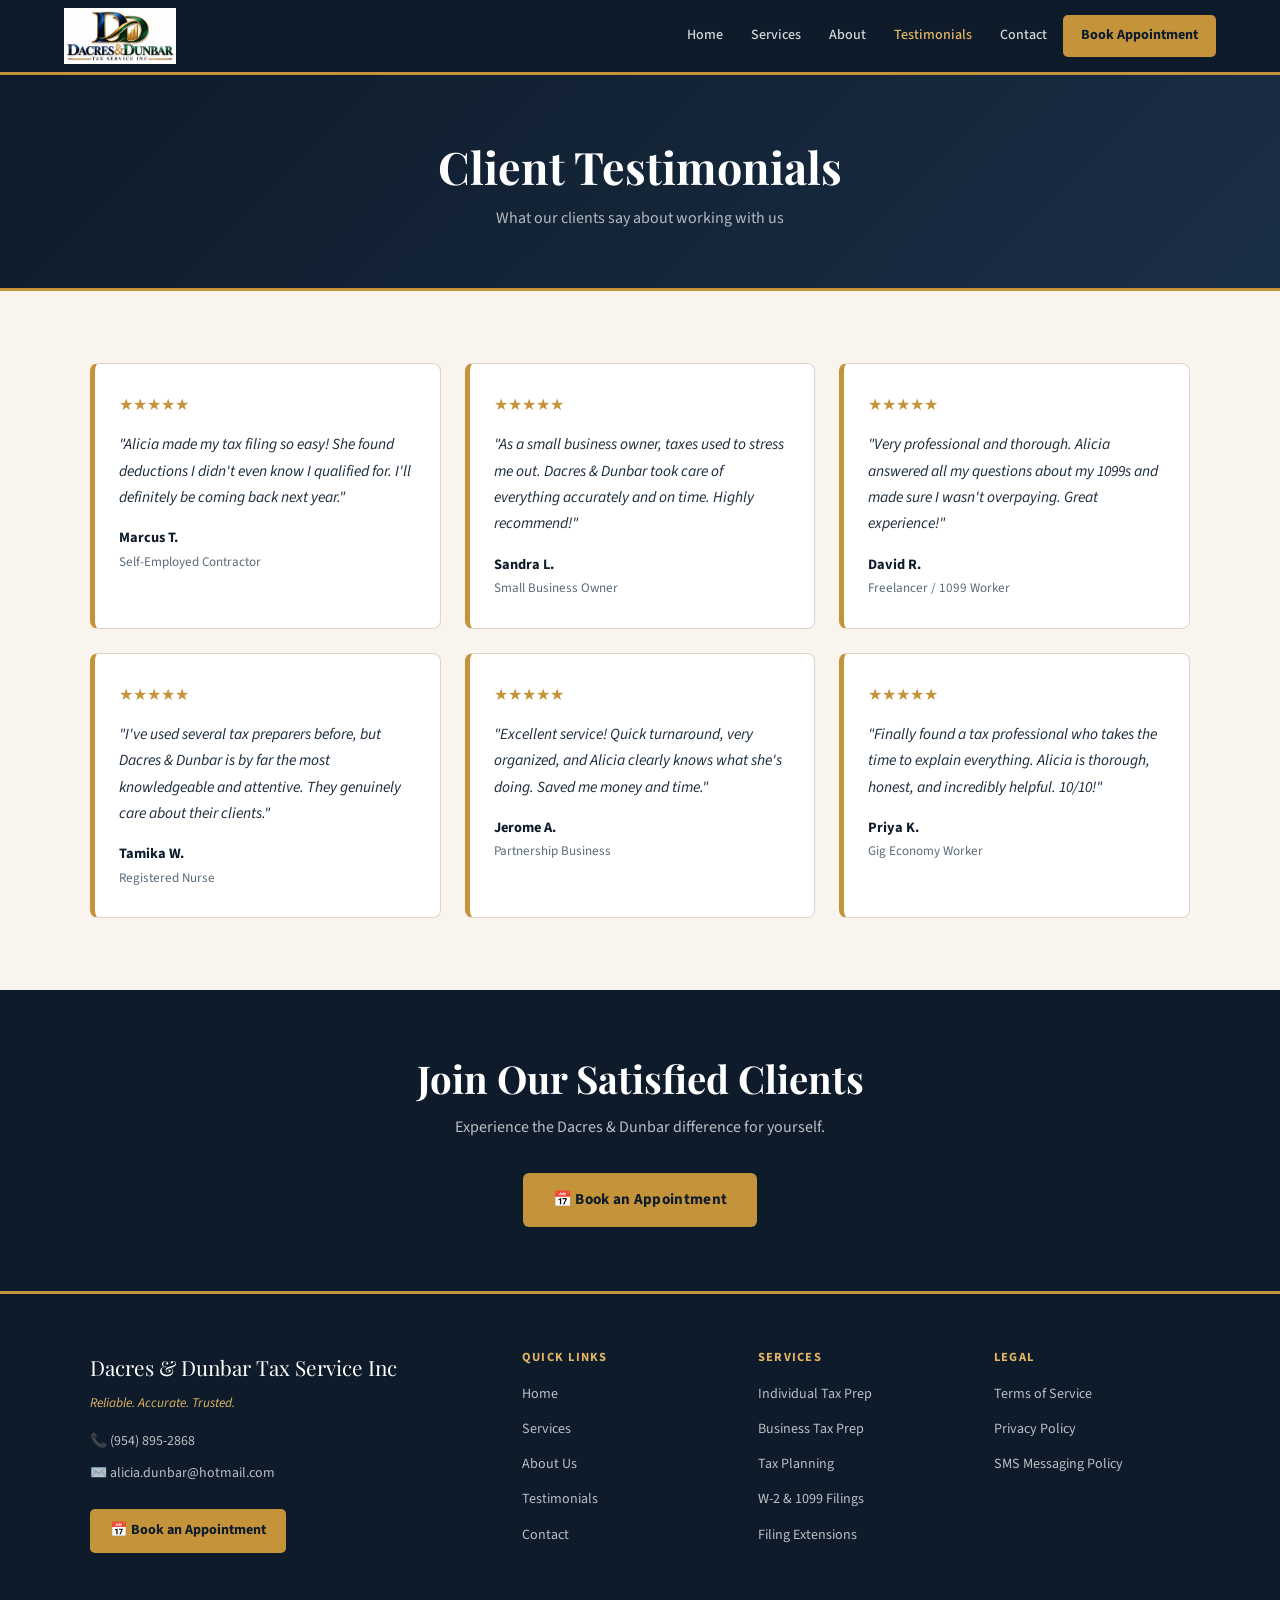
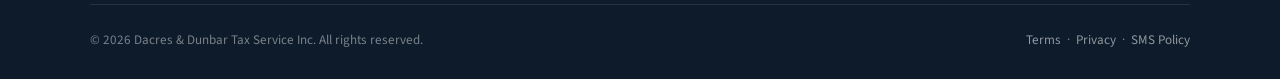
<file: testimonials.html>
<!DOCTYPE html>
<html lang="en">
<head>
<meta charset="UTF-8">
<meta name="viewport" content="width=device-width, initial-scale=1.0">
<title>Testimonials | Dacres & Dunbar Tax Service</title>
<meta name="description" content="See what clients say about Dacres & Dunbar Tax Service.">
<link rel="icon" type="image/x-icon" href="favicon.ico">
<link rel="icon" type="image/png" sizes="32x32" href="favicon-32.png">
<link rel="apple-touch-icon" sizes="180x180" href="favicon-180.png">
<link rel="stylesheet" href="style.css">
</head>
<body data-page="testimonials">
<div id="header-slot"></div>

<div class="page-hero">
  <h1>Client Testimonials</h1>
  <p>What our clients say about working with us</p>
</div>

<section>
  <div class="section-inner">
    <div class="testimonials-grid">
      <div class="testimonial-card">
        <div class="stars">★★★★★</div>
        <p class="testimonial-text">"Alicia made my tax filing so easy! She found deductions I didn't even know I qualified for. I'll definitely be coming back next year."</p>
        <div class="testimonial-author">Marcus T.</div>
        <div class="testimonial-role">Self-Employed Contractor</div>
      </div>
      <div class="testimonial-card">
        <div class="stars">★★★★★</div>
        <p class="testimonial-text">"As a small business owner, taxes used to stress me out. Dacres &amp; Dunbar took care of everything accurately and on time. Highly recommend!"</p>
        <div class="testimonial-author">Sandra L.</div>
        <div class="testimonial-role">Small Business Owner</div>
      </div>
      <div class="testimonial-card">
        <div class="stars">★★★★★</div>
        <p class="testimonial-text">"Very professional and thorough. Alicia answered all my questions about my 1099s and made sure I wasn't overpaying. Great experience!"</p>
        <div class="testimonial-author">David R.</div>
        <div class="testimonial-role">Freelancer / 1099 Worker</div>
      </div>
      <div class="testimonial-card">
        <div class="stars">★★★★★</div>
        <p class="testimonial-text">"I've used several tax preparers before, but Dacres &amp; Dunbar is by far the most knowledgeable and attentive. They genuinely care about their clients."</p>
        <div class="testimonial-author">Tamika W.</div>
        <div class="testimonial-role">Registered Nurse</div>
      </div>
      <div class="testimonial-card">
        <div class="stars">★★★★★</div>
        <p class="testimonial-text">"Excellent service! Quick turnaround, very organized, and Alicia clearly knows what she's doing. Saved me money and time."</p>
        <div class="testimonial-author">Jerome A.</div>
        <div class="testimonial-role">Partnership Business</div>
      </div>
      <div class="testimonial-card">
        <div class="stars">★★★★★</div>
        <p class="testimonial-text">"Finally found a tax professional who takes the time to explain everything. Alicia is thorough, honest, and incredibly helpful. 10/10!"</p>
        <div class="testimonial-author">Priya K.</div>
        <div class="testimonial-role">Gig Economy Worker</div>
      </div>
    </div>
  </div>
</section>

<div class="cta-band">
  <h2>Join Our Satisfied Clients</h2>
  <p>Experience the Dacres &amp; Dunbar difference for yourself.</p>
  <a href="https://calendly.com/ddbacctgtax/30min" target="_blank" class="btn-primary">📅 Book an Appointment</a>
</div>

<div id="footer-slot"></div>
<script src="shared.js"></script>
<script>initShared();</script>
</body>
</html>
</file>
<file: style.css>
/* ═══════════════════════════════════════
   DACRES & DUNBAR TAX SERVICE
   Global Stylesheet
═══════════════════════════════════════ */

@import url('https://fonts.googleapis.com/css2?family=Playfair+Display:wght@400;600;700&family=Source+Sans+3:wght@300;400;500;600&display=swap');

:root {
  --navy: #0D1B2A;
  --navy-mid: #1A2E45;
  --gold: #C5933A;
  --gold-light: #E2B563;
  --cream: #F9F5EE;
  --cream-dark: #EFE9DC;
  --text: #1C2B3A;
  --text-muted: #5A6B7A;
  --white: #FFFFFF;
  --border: #DDD5C8;
  --success: #2E7D5B;
}

* { margin: 0; padding: 0; box-sizing: border-box; }
html { scroll-behavior: smooth; }

body {
  font-family: 'Source Sans 3', sans-serif;
  color: var(--text);
  background: var(--cream);
  font-size: 16px;
  line-height: 1.7;
  animation: fadeInPage 0.4s ease both;
}

@keyframes fadeInPage {
  from { opacity: 0; }
  to { opacity: 1; }
}

/* ─── PAGE TRANSITION OVERLAY ─── */
#transition-overlay {
  position: fixed;
  inset: 0;
  background: var(--navy);
  z-index: 9999;
  pointer-events: none;
  opacity: 0;
  transition: opacity 0.3s ease;
}
#transition-overlay.fade-out {
  opacity: 1;
}

  opacity: 0;
  visibility: hidden;
}
.loader-logo-name {
  font-family: 'Playfair Display', serif;
  color: var(--white);
  font-size: 1.6rem;
  font-weight: 700;
  text-align: center;
  line-height: 1.3;
}
.loader-logo-name span { color: var(--gold-light); }
.loader-tagline {
  color: rgba(255,255,255,0.5);
  font-size: 0.8rem;
  letter-spacing: 0.14em;
  text-transform: uppercase;
}
.loader-bar {
  width: 160px;
  height: 3px;
  background: rgba(255,255,255,0.1);
  border-radius: 3px;
  overflow: hidden;
  margin-top: 8px;
}
.loader-bar-fill {
  height: 100%;
  width: 0%;
  background: var(--gold);
  border-radius: 3px;
  animation: loadBar 1.1s ease forwards;
}
@keyframes loadBar {
  to { width: 100%; }
}

/* ─── TYPOGRAPHY ─── */
h1, h2, h3, h4 {
  font-family: 'Playfair Display', serif;
  line-height: 1.25;
}

/* ─── HEADER ─── */
header {
  background: var(--navy);
  position: sticky;
  top: 0;
  z-index: 1000;
  border-bottom: 3px solid var(--gold);
}
.header-inner {
  max-width: 1200px;
  margin: 0 auto;
  padding: 0 24px;
  display: flex;
  align-items: center;
  justify-content: space-between;
  height: 72px;
  gap: 16px;
}
.logo {
  display: flex;
  align-items: center;
  text-decoration: none;
  flex-shrink: 0;
}
.logo img {
  height: 56px;
  width: auto;
  display: block;
  object-fit: contain;
}
@media (max-width: 480px) {
  .logo img { height: 42px; }
}
nav {
  display: flex;
  align-items: center;
  gap: 4px;
}
nav a {
  color: rgba(255,255,255,0.82);
  text-decoration: none;
  font-size: 0.88rem;
  font-weight: 500;
  padding: 8px 12px;
  border-radius: 4px;
  transition: color 0.2s, background 0.2s;
  white-space: nowrap;
}
nav a:hover { color: var(--gold-light); background: rgba(255,255,255,0.07); }
nav a.active { color: var(--gold-light); }

.btn-book-header {
  background: var(--gold) !important;
  color: var(--navy) !important;
  font-weight: 700 !important;
  padding: 9px 18px !important;
  border-radius: 5px !important;
}
.btn-book-header:hover {
  background: var(--gold-light) !important;
  color: var(--navy) !important;
  transform: translateY(-1px);
}

.hamburger {
  display: none;
  flex-direction: column;
  gap: 5px;
  cursor: pointer;
  padding: 6px;
  background: none;
  border: none;
}
.hamburger span {
  display: block;
  width: 24px;
  height: 2px;
  background: var(--white);
  border-radius: 2px;
  transition: 0.3s;
}

@media (max-width: 820px) {
  .hamburger { display: flex; }
  nav {
    display: none;
    position: fixed;
    top: 75px;
    left: 0; right: 0;
    background: var(--navy);
    flex-direction: column;
    padding: 20px 24px 28px;
    gap: 4px;
    border-top: 1px solid rgba(255,255,255,0.1);
    border-bottom: 3px solid var(--gold);
    z-index: 999;
  }
  nav.open { display: flex; }
  nav a { width: 100%; padding: 12px 16px; font-size: 1rem; }
  .btn-book-header { text-align: center; margin-top: 8px; }
}

/* ─── PAGE HERO ─── */
.page-hero {
  background: linear-gradient(135deg, var(--navy) 0%, var(--navy-mid) 100%);
  padding: 64px 24px 56px;
  text-align: center;
  border-bottom: 3px solid var(--gold);
}
.page-hero h1 { color: var(--white); font-size: clamp(1.8rem, 4vw, 2.8rem); margin-bottom: 10px; }
.page-hero p { color: rgba(255,255,255,0.68); font-size: 1rem; max-width: 500px; margin: 0 auto; }

/* ─── SECTIONS ─── */
section { padding: 72px 24px; }
.section-inner { max-width: 1100px; margin: 0 auto; }
.section-label {
  text-transform: uppercase;
  letter-spacing: 0.12em;
  font-size: 0.78rem;
  font-weight: 600;
  color: var(--gold);
  margin-bottom: 10px;
}
.section-title { font-size: clamp(1.6rem, 3.5vw, 2.4rem); color: var(--navy); margin-bottom: 16px; }
.section-subtitle { color: var(--text-muted); font-size: 1.05rem; max-width: 600px; margin-bottom: 48px; }

/* ─── BUTTONS ─── */
.btn-primary {
  display: inline-block;
  background: var(--gold);
  color: var(--navy);
  font-weight: 700;
  font-size: 0.95rem;
  padding: 14px 30px;
  border-radius: 6px;
  text-decoration: none;
  transition: background 0.2s, transform 0.15s, box-shadow 0.2s;
  letter-spacing: 0.02em;
}
.btn-primary:hover {
  background: var(--gold-light);
  transform: translateY(-2px);
  box-shadow: 0 6px 20px rgba(197,147,58,0.35);
}
.btn-outline {
  display: inline-block;
  border: 2px solid rgba(255,255,255,0.5);
  color: var(--white);
  font-weight: 600;
  font-size: 0.95rem;
  padding: 13px 28px;
  border-radius: 6px;
  text-decoration: none;
  transition: border-color 0.2s, background 0.2s;
}
.btn-outline:hover { border-color: var(--gold-light); background: rgba(197,147,58,0.12); color: var(--gold-light); }

/* ─── TRUST BAR ─── */
.trust-bar { background: var(--gold); padding: 14px 24px; }
.trust-bar-inner {
  max-width: 1100px;
  margin: 0 auto;
  display: flex;
  justify-content: center;
  gap: 32px;
  flex-wrap: wrap;
}
.trust-item { display: flex; align-items: center; gap: 8px; color: var(--navy); font-weight: 600; font-size: 0.87rem; }

/* ─── SERVICES ─── */
.services-bg { background: var(--white); }
.services-grid { display: grid; grid-template-columns: repeat(auto-fit, minmax(300px, 1fr)); gap: 28px; }
.service-card {
  background: var(--cream);
  border: 1px solid var(--border);
  border-top: 4px solid var(--gold);
  border-radius: 8px;
  padding: 32px 28px;
  transition: box-shadow 0.2s, transform 0.2s;
}
.service-card:hover { box-shadow: 0 8px 32px rgba(13,27,42,0.1); transform: translateY(-3px); }
.service-icon { font-size: 2.2rem; margin-bottom: 16px; }
.service-card h3 { font-size: 1.25rem; color: var(--navy); margin-bottom: 16px; }
.service-list { list-style: none; display: flex; flex-direction: column; gap: 8px; }
.service-list li { display: flex; align-items: flex-start; gap: 10px; font-size: 0.93rem; color: var(--text-muted); }
.service-list li::before { content: '✓'; color: var(--gold); font-weight: 700; flex-shrink: 0; margin-top: 2px; }

/* ─── CTA BAND ─── */
.cta-band { background: var(--navy); padding: 64px 24px; text-align: center; }
.cta-band h2 { color: var(--white); font-size: clamp(1.6rem, 3.5vw, 2.4rem); margin-bottom: 12px; }
.cta-band p { color: rgba(255,255,255,0.72); margin-bottom: 32px; max-width: 500px; margin-left: auto; margin-right: auto; }

/* ─── WHY US ─── */
.why-grid { display: grid; grid-template-columns: repeat(auto-fit, minmax(220px, 1fr)); gap: 24px; margin-top: 48px; }
.why-card { text-align: center; padding: 32px 20px; border-radius: 8px; background: var(--white); border: 1px solid var(--border); }
.why-number { font-family: 'Playfair Display', serif; font-size: 2.8rem; font-weight: 700; color: var(--gold); line-height: 1; margin-bottom: 8px; }
.why-label { font-weight: 600; color: var(--navy); font-size: 0.95rem; }

/* ─── TESTIMONIALS ─── */
.testimonials-grid { display: grid; grid-template-columns: repeat(auto-fit, minmax(280px, 1fr)); gap: 24px; }
.testimonial-card {
  background: var(--white);
  border: 1px solid var(--border);
  border-left: 5px solid var(--gold);
  border-radius: 8px;
  padding: 28px 24px;
}
.stars { color: var(--gold); font-size: 1rem; margin-bottom: 12px; }
.testimonial-text { font-style: italic; color: var(--text); margin-bottom: 16px; font-size: 0.97rem; }
.testimonial-author { font-weight: 700; color: var(--navy); font-size: 0.9rem; }
.testimonial-role { font-size: 0.82rem; color: var(--text-muted); }

/* ─── ABOUT ─── */
.about-layout { display: grid; grid-template-columns: 1fr 1fr; gap: 60px; align-items: center; }
@media (max-width: 700px) { .about-layout { grid-template-columns: 1fr; gap: 32px; } }
.about-img-block {
  background: linear-gradient(145deg, var(--navy), var(--navy-mid));
  border-radius: 12px;
  padding: 48px 36px;
  text-align: center;
  color: var(--white);
  position: relative;
  overflow: hidden;
}
.about-img-block::before {
  content: '';
  position: absolute;
  bottom: -30px; right: -30px;
  width: 150px; height: 150px;
  border: 3px solid rgba(197,147,58,0.25);
  border-radius: 50%;
}
.about-avatar { font-size: 4rem; margin-bottom: 16px; }
.about-name { font-family: 'Playfair Display', serif; font-size: 1.4rem; color: var(--white); margin-bottom: 4px; }
.about-title { color: var(--gold-light); font-size: 0.88rem; font-weight: 600; letter-spacing: 0.08em; text-transform: uppercase; }
.about-text p { color: var(--text-muted); margin-bottom: 16px; font-size: 0.97rem; }
.values-list { display: flex; flex-direction: column; gap: 12px; margin-top: 24px; }
.value-item { display: flex; align-items: center; gap: 12px; padding: 12px 16px; background: var(--cream); border-radius: 6px; border-left: 3px solid var(--gold); }
.value-icon { font-size: 1.2rem; }
.value-text { font-weight: 600; color: var(--navy); font-size: 0.93rem; }

/* ─── CONTACT ─── */
.contact-layout { display: grid; grid-template-columns: 1fr 1.5fr; gap: 48px; align-items: start; }
@media (max-width: 780px) { .contact-layout { grid-template-columns: 1fr; } }
.contact-info { display: flex; flex-direction: column; gap: 20px; }
.contact-block { background: var(--white); border: 1px solid var(--border); border-radius: 8px; padding: 20px 22px; display: flex; gap: 14px; align-items: flex-start; }
.contact-block-icon { font-size: 1.4rem; flex-shrink: 0; margin-top: 2px; }
.contact-block-label { font-weight: 700; color: var(--navy); font-size: 0.88rem; text-transform: uppercase; letter-spacing: 0.06em; margin-bottom: 4px; }
.contact-block-value { font-size: 0.95rem; color: var(--text); }
.contact-block-value a { color: var(--gold); text-decoration: none; font-weight: 500; }
.hours-grid { display: grid; grid-template-columns: 1fr 1fr; gap: 4px 16px; font-size: 0.88rem; color: var(--text-muted); margin-top: 4px; }
.hours-day { font-weight: 600; color: var(--navy); }

/* ─── FORM ─── */
.form-card { background: var(--white); border: 1px solid var(--border); border-radius: 10px; padding: 36px 32px; }
.form-card h3 { color: var(--navy); font-size: 1.4rem; margin-bottom: 6px; }
.form-subtitle { color: var(--text-muted); font-size: 0.9rem; margin-bottom: 28px; }
.form-group { margin-bottom: 20px; }
.form-group label { display: block; font-weight: 600; font-size: 0.88rem; color: var(--navy); margin-bottom: 6px; text-transform: uppercase; letter-spacing: 0.05em; }
.form-group input,
.form-group textarea {
  width: 100%; padding: 12px 14px;
  border: 1.5px solid var(--border);
  border-radius: 6px;
  font-family: 'Source Sans 3', sans-serif;
  font-size: 0.97rem;
  color: var(--text);
  background: var(--cream);
  transition: border-color 0.2s, box-shadow 0.2s;
  outline: none;
}
.form-group input:focus,
.form-group textarea:focus { border-color: var(--gold); box-shadow: 0 0 0 3px rgba(197,147,58,0.12); }
.form-group textarea { resize: vertical; min-height: 110px; }
.sms-consent-box { background: #EAF4F0; border: 1px solid #B8DECE; border-left: 4px solid var(--success); border-radius: 6px; padding: 18px 20px; margin: 20px 0; }
.sms-consent-box p { font-size: 0.85rem; color: #2D4A3E; line-height: 1.6; }
.checkbox-row { display: flex; gap: 10px; align-items: flex-start; margin: 16px 0 12px; }
.checkbox-row input[type="checkbox"] { width: 18px; height: 18px; flex-shrink: 0; accent-color: var(--gold); margin-top: 2px; cursor: pointer; }
.checkbox-row label { font-size: 0.87rem; color: var(--text); line-height: 1.55; cursor: pointer; font-weight: 400 !important; text-transform: none !important; letter-spacing: 0 !important; }
.form-legal { font-size: 0.82rem; color: var(--text-muted); margin-bottom: 20px; }
.form-legal a { color: var(--gold); text-decoration: none; font-weight: 600; }
.btn-submit { width: 100%; padding: 15px; background: var(--navy); color: var(--white); font-family: 'Source Sans 3', sans-serif; font-size: 1rem; font-weight: 700; border: none; border-radius: 6px; cursor: pointer; letter-spacing: 0.04em; transition: background 0.2s, transform 0.15s; }
.btn-submit:hover { background: var(--gold); color: var(--navy); transform: translateY(-1px); }
.form-success { display: none; background: #EAF4F0; border: 1px solid #B8DECE; border-radius: 8px; padding: 24px; text-align: center; color: var(--success); font-weight: 600; font-size: 1rem; margin-top: 16px; }

/* ─── CALENDLY ─── */
.calendly-section { background: var(--cream-dark); padding: 56px 24px; }
.calendly-wrapper { max-width: 900px; margin: 0 auto; background: var(--white); border-radius: 12px; overflow: hidden; border: 1px solid var(--border); box-shadow: 0 4px 24px rgba(13,27,42,0.08); }
.calendly-header { background: var(--navy); padding: 24px 32px; text-align: center; }
.calendly-header h3 { color: var(--white); font-size: 1.35rem; margin-bottom: 4px; }
.calendly-header p { color: rgba(255,255,255,0.68); font-size: 0.9rem; }
.calendly-iframe-wrap iframe { width: 100%; min-height: 650px; border: none; display: block; }

/* ─── POLICY PAGES ─── */
.policy-page { max-width: 800px; margin: 0 auto; padding: 60px 24px; }
.policy-page h1 { font-size: clamp(1.8rem, 4vw, 2.6rem); color: var(--navy); margin-bottom: 6px; }
.policy-date { color: var(--text-muted); font-size: 0.88rem; margin-bottom: 40px; border-bottom: 1px solid var(--border); padding-bottom: 20px; }
.policy-section { margin-bottom: 36px; }
.policy-section h2 { font-size: 1.25rem; color: var(--navy); margin-bottom: 12px; padding-bottom: 8px; border-bottom: 2px solid var(--gold); display: inline-block; }
.policy-section p { color: var(--text-muted); font-size: 0.95rem; margin-bottom: 10px; }
.policy-section ul { list-style: none; padding: 0; display: flex; flex-direction: column; gap: 6px; }
.policy-section ul li { padding-left: 20px; position: relative; font-size: 0.93rem; color: var(--text-muted); }
.policy-section ul li::before { content: '•'; position: absolute; left: 0; color: var(--gold); font-weight: 700; }
.policy-section a { color: var(--gold); text-decoration: none; font-weight: 600; }
.policy-highlight { background: var(--cream-dark); border-left: 4px solid var(--gold); padding: 14px 18px; border-radius: 0 6px 6px 0; font-size: 0.92rem; color: var(--text); margin: 12px 0; }

/* ─── FOOTER ─── */
footer { background: var(--navy); color: var(--white); padding: 56px 24px 28px; border-top: 3px solid var(--gold); }
.footer-inner { max-width: 1100px; margin: 0 auto; }
.footer-top { display: grid; grid-template-columns: 2fr 1fr 1fr 1fr; gap: 40px; margin-bottom: 48px; }
@media (max-width: 780px) { .footer-top { grid-template-columns: 1fr 1fr; gap: 28px; } }
@media (max-width: 480px) { .footer-top { grid-template-columns: 1fr; } }
.footer-brand-name { font-family: 'Playfair Display', serif; font-size: 1.3rem; color: var(--white); margin-bottom: 6px; }
.footer-brand-tag { font-size: 0.83rem; color: var(--gold-light); font-style: italic; margin-bottom: 16px; }
.footer-contact-item { display: flex; align-items: center; gap: 8px; font-size: 0.87rem; color: rgba(255,255,255,0.72); margin-bottom: 8px; text-decoration: none; }
.footer-contact-item:hover { color: var(--gold-light); }
.footer-col h4 { font-family: 'Source Sans 3', sans-serif; font-size: 0.78rem; font-weight: 700; text-transform: uppercase; letter-spacing: 0.1em; color: var(--gold-light); margin-bottom: 14px; }
.footer-col ul { list-style: none; }
.footer-col ul li { margin-bottom: 8px; }
.footer-col ul li a { color: rgba(255,255,255,0.72); text-decoration: none; font-size: 0.88rem; transition: color 0.2s; }
.footer-col ul li a:hover { color: var(--gold-light); }
.footer-book-btn { display: inline-block; margin-top: 16px; background: var(--gold); color: var(--navy); font-weight: 700; font-size: 0.88rem; padding: 10px 20px; border-radius: 5px; text-decoration: none; transition: background 0.2s; }
.footer-book-btn:hover { background: var(--gold-light); }
.footer-bottom { border-top: 1px solid rgba(255,255,255,0.1); padding-top: 24px; display: flex; justify-content: space-between; align-items: center; flex-wrap: wrap; gap: 12px; font-size: 0.82rem; color: rgba(255,255,255,0.45); }
.footer-bottom a { color: rgba(255,255,255,0.55); text-decoration: none; }
.footer-bottom a:hover { color: var(--gold-light); }

/* ─── UTILITIES ─── */
.text-center { text-align: center; }
@media (max-width: 480px) { section { padding: 52px 20px; } .form-card { padding: 24px 20px; } }
</file>
